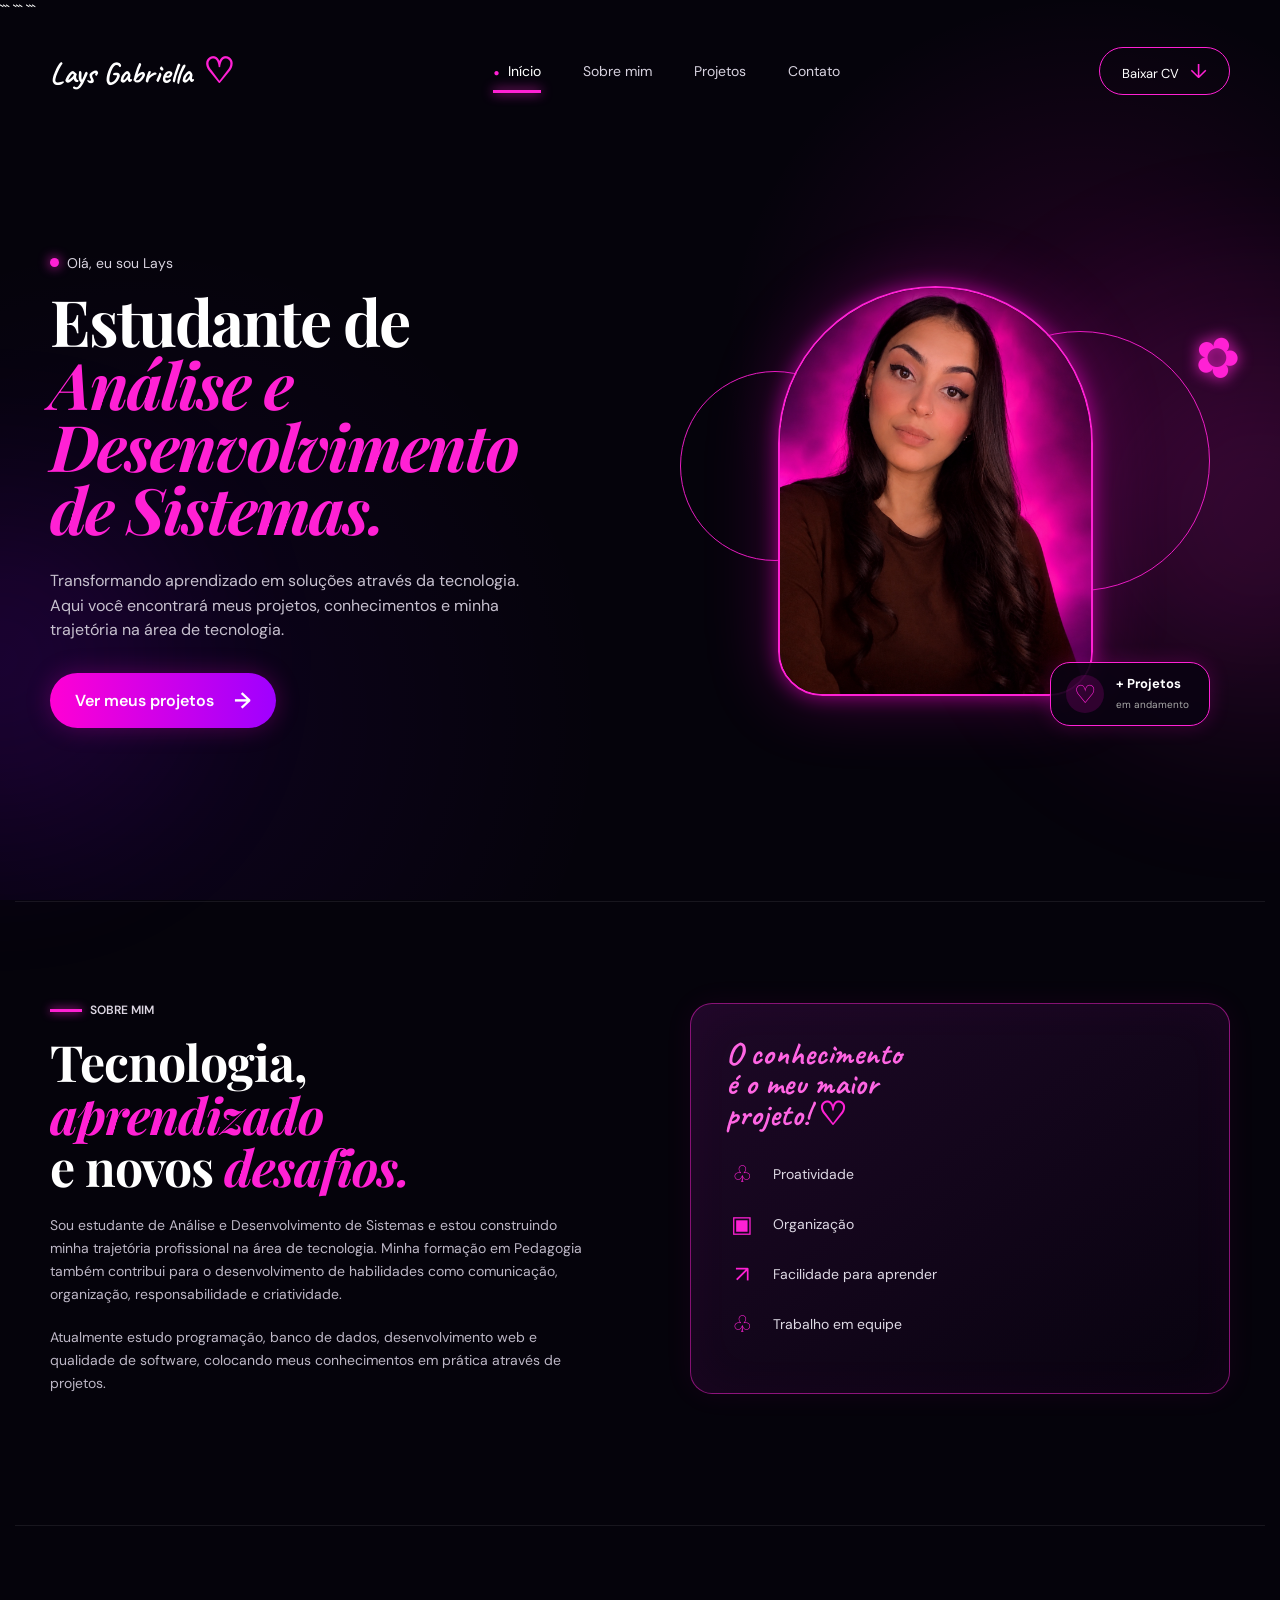
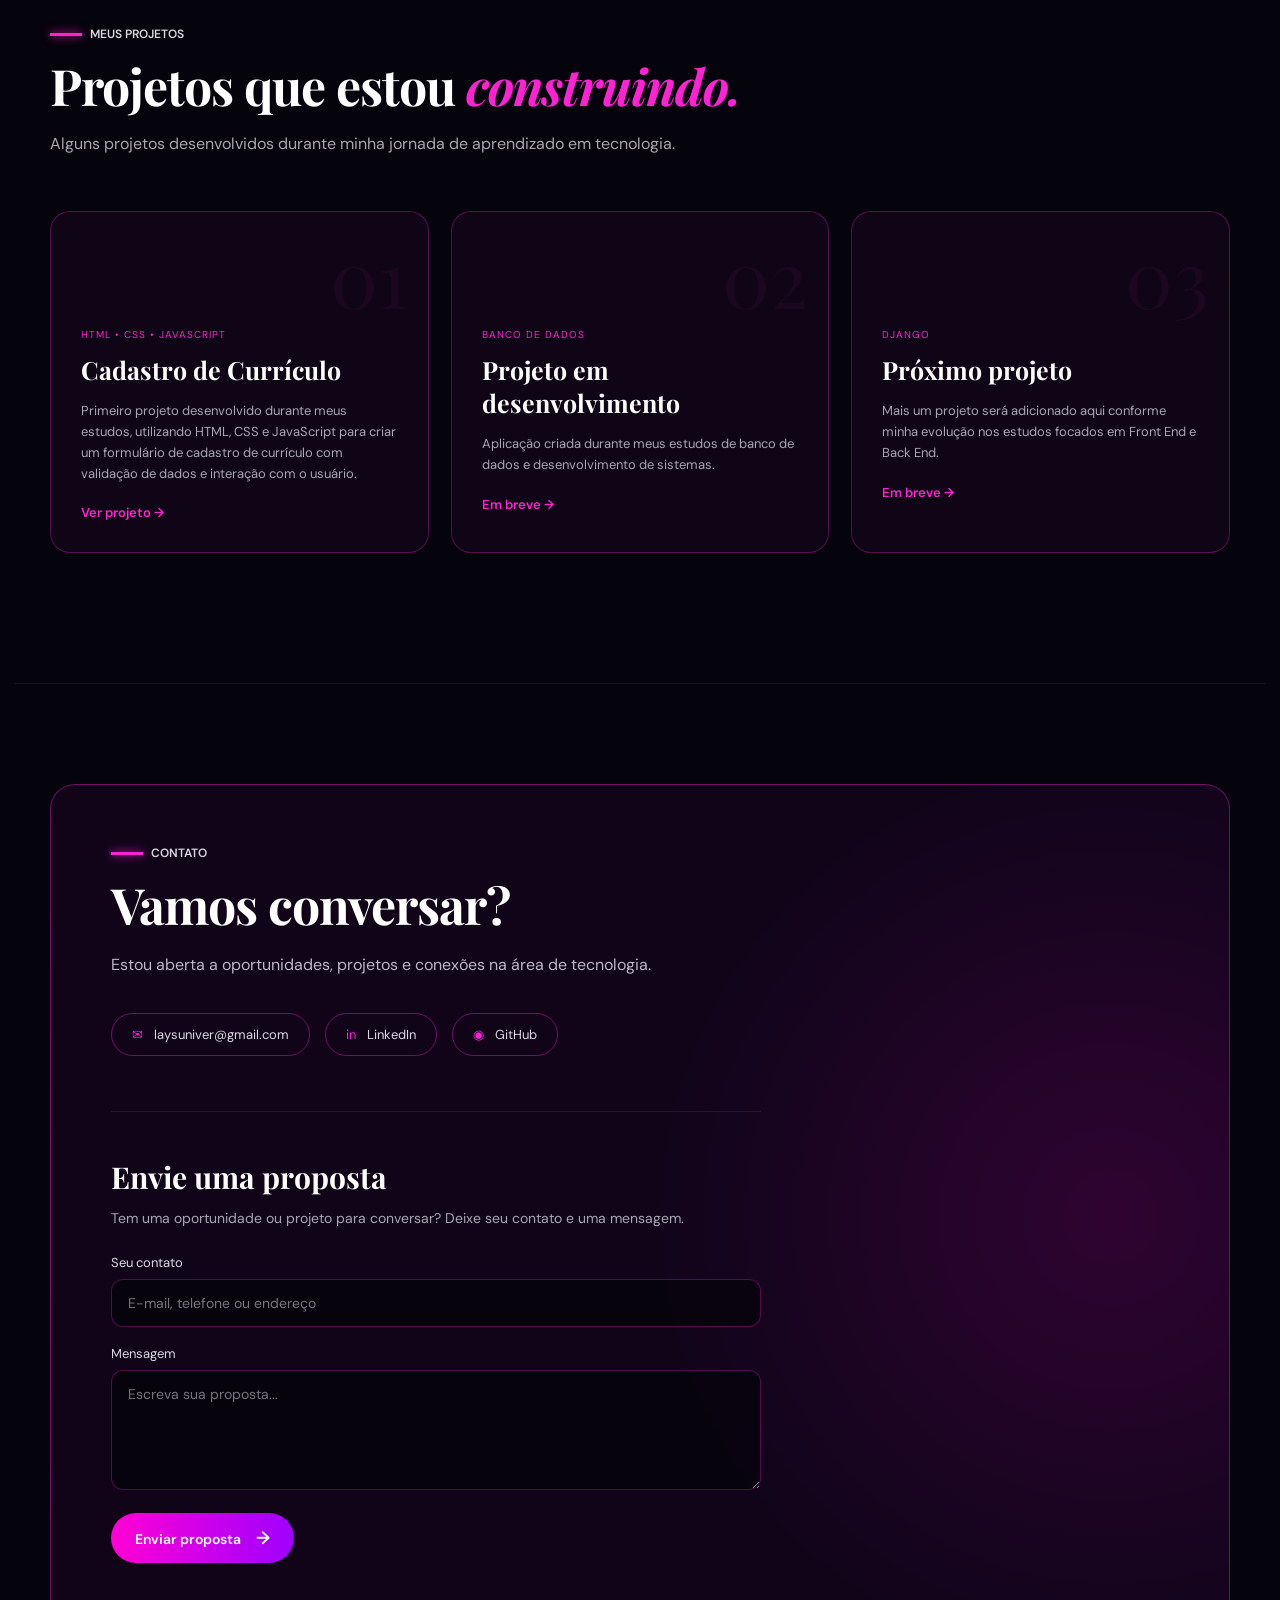
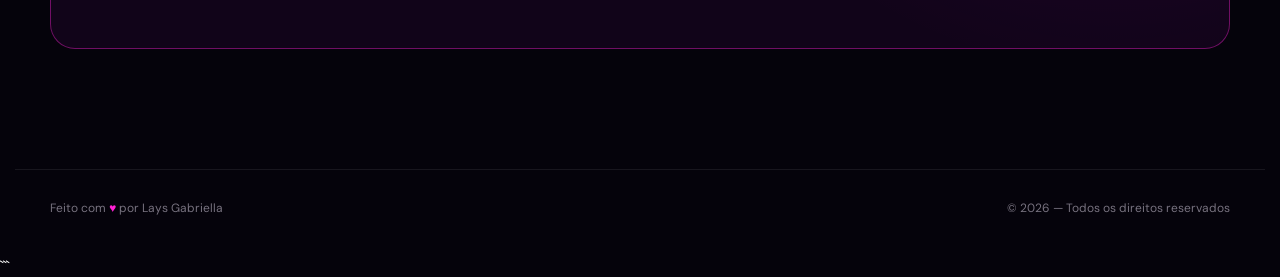
<file: index.html>
<!DOCTYPE html>

<html lang="pt-BR">

<head>
    <meta charset="UTF-8">
    <meta name="viewport" content="width=device-width, initial-scale=1.0">

```
<title>Lays Gabriella | Portfólio</title>

<link rel="preconnect" href="https://fonts.googleapis.com">
<link rel="preconnect" href="https://fonts.gstatic.com" crossorigin>

<link
    href="https://fonts.googleapis.com/css2?family=Caveat:wght@600;700&family=DM+Sans:wght@400;500;600;700&family=Playfair+Display:ital,wght@0,700;0,800;1,700;1,800&display=swap"
    rel="stylesheet"
>

<link rel="stylesheet" href="style.css">
```

</head>

<body>

```
<div class="glow glow-1"></div>
<div class="glow glow-2"></div>

<header class="header">

    <a href="#inicio" class="logo">
        Lays Gabriella <span>♡</span>
    </a>

    <nav class="nav">

        <a href="#inicio" class="active">
            <span>●</span>
            Início
        </a>

        <a href="#sobre">
            Sobre mim
        </a>

        <a href="#projetos">
            Projetos
        </a>

        <a href="#contato">
            Contato
        </a>

    </nav>

    <a
        href="curriculo.pdf"
        class="btn-cv"
        id="btnCV"
        target="_blank"
        rel="noopener noreferrer"
    >
        Baixar CV
        <span>↓</span>
    </a>

</header>

<main>

    <section class="hero" id="inicio">

        <div class="hero-text">

            <p class="hello">
                <span></span>
                Olá, eu sou Lays
            </p>

            <h1>
                Estudante de

                <strong>
                    Análise e<br>
                    Desenvolvimento<br>
                    de Sistemas.
                </strong>
            </h1>

            <p class="description">
                Transformando aprendizado em soluções através da
                tecnologia. Aqui você encontrará meus projetos,
                conhecimentos e minha trajetória na área de tecnologia.
            </p>

            <a href="#projetos" class="main-button">
                Ver meus projetos
                <span>→</span>
            </a>

        </div>

        <div class="hero-image-area">

            <div class="circle circle-one"></div>
            <div class="circle circle-two"></div>

            <div class="photo-frame">
                <img src="imagem/foto.png" alt="Foto de Lays">
            </div>

            <div class="project-badge">

                <div class="heart">
                    ♡
                </div>

                <div>
                    <strong>+ Projetos</strong>
                    <small>em andamento</small>
                </div>

            </div>

            <div class="flower">
                ✿
            </div>

        </div>

    </section>

    <section class="about" id="sobre">

        <div class="about-text">

            <div class="section-label">
                SOBRE MIM
            </div>

            <h2>
                Tecnologia,
                <em>aprendizado</em><br>
                e novos <em>desafios.</em>
            </h2>

            <p>
                Sou estudante de Análise e Desenvolvimento de Sistemas
                e estou construindo minha trajetória profissional na
                área de tecnologia. Minha formação em Pedagogia também
                contribui para o desenvolvimento de habilidades como
                comunicação, organização, responsabilidade e criatividade.
            </p>

            <p>
                Atualmente estudo programação, banco de dados,
                desenvolvimento web e qualidade de software, colocando
                meus conhecimentos em prática através de projetos.
            </p>

        </div>

        <div class="skills-card">

            <h3>
                O conhecimento<br>
                é o meu maior<br>
                projeto! <span>♡</span>
            </h3>

            <div class="skill">
                <div class="skill-icon">♧</div>
                <span>Proatividade</span>
            </div>

            <div class="skill">
                <div class="skill-icon">▣</div>
                <span>Organização</span>
            </div>

            <div class="skill">
                <div class="skill-icon">↗</div>
                <span>Facilidade para aprender</span>
            </div>

            <div class="skill">
                <div class="skill-icon">♧</div>
                <span>Trabalho em equipe</span>
            </div>

        </div>

    </section>

    <section class="projects" id="projetos">

        <div class="section-title">

            <div class="section-label">
                MEUS PROJETOS
            </div>

            <h2>
                Projetos que estou
                <em>construindo.</em>
            </h2>

            <p>
                Alguns projetos desenvolvidos durante minha jornada
                de aprendizado em tecnologia.
            </p>

        </div>

        <div class="projects-grid">

            <article class="project-card">

                <div class="project-number">
                    01
                </div>

                <div class="project-content">

                    <span class="project-type">
                        HTML • CSS • JAVASCRIPT
                    </span>

                    <h3>
                        Cadastro de Currículo
                    </h3>

                    <p>
                        Primeiro projeto desenvolvido durante meus estudos,
                        utilizando HTML, CSS e JavaScript para criar um
                        formulário de cadastro de currículo com validação
                        de dados e interação com o usuário.
                    </p>

                    <a
                        href="cadastro-curriculo/"
                        class="project-link"
                        target="_blank"
                        rel="noopener noreferrer"
                    >
                        Ver projeto →
                    </a>

                </div>

            </article>

            <article class="project-card">

                <div class="project-number">
                    02
                </div>

                <div class="project-content">

                    <span class="project-type">
                        BANCO DE DADOS
                    </span>

                    <h3>
                        Projeto em desenvolvimento
                    </h3>

                    <p>
                        Aplicação criada durante meus estudos de banco
                        de dados e desenvolvimento de sistemas.
                    </p>

                    <a href="#" class="project-link coming-soon">
                        Em breve →
                    </a>

                </div>

            </article>

            <article class="project-card">

                <div class="project-number">
                    03
                </div>

                <div class="project-content">

                    <span class="project-type">
                        DJANGO
                    </span>

                    <h3>
                        Próximo projeto
                    </h3>

                    <p>
                        Mais um projeto será adicionado aqui conforme
                        minha evolução nos estudos focados em Front End
                        e Back End.
                    </p>

                    <a href="#" class="project-link coming-soon">
                        Em breve →
                    </a>

                </div>

            </article>

        </div>

    </section>

    <section class="contact" id="contato">

        <div class="contact-box">

            <div class="section-label">
                CONTATO
            </div>

            <h2>
                Vamos conversar?
            </h2>

            <p>
                Estou aberta a oportunidades, projetos e conexões
                na área de tecnologia.
            </p>

            <div class="contact-links">

                <a href="mailto:laysuniver@gmail.com">
                    <span>✉</span>
                    laysuniver@gmail.com
                </a>

                <a
                    href="https://www.linkedin.com/in/lays-silva-08530b219"
                    target="_blank"
                    rel="noopener noreferrer"
                >
                    <span>in</span>
                    LinkedIn
                </a>

                <a
                    href="https://github.com/lays-g"
                    target="_blank"
                    rel="noopener noreferrer"
                >
                    <span>◉</span>
                    GitHub
                </a>

            </div>

            <div class="proposal">

                <h3>
                    Envie uma proposta
                </h3>

                <p>
                    Tem uma oportunidade ou projeto para conversar?
                    Deixe seu contato e uma mensagem.
                </p>

                <form id="proposalForm">

                    <div class="form-group">

                        <label for="contatoInput">
                            Seu contato
                        </label>

                        <input
                            type="text"
                            id="contatoInput"
                            name="contato"
                            placeholder="E-mail, telefone ou endereço"
                            required
                        >

                    </div>

                    <div class="form-group">

                        <label for="mensagem">
                            Mensagem
                        </label>

                        <textarea
                            id="mensagem"
                            name="mensagem"
                            rows="5"
                            placeholder="Escreva sua proposta..."
                            required
                        ></textarea>

                    </div>

                    <button type="submit" class="proposal-button">
                        Enviar proposta
                        <span>→</span>
                    </button>

                </form>

                <p id="formMessage"></p>

            </div>

        </div>

    </section>

</main>

<footer>

    <p>
        Feito com <span>♥</span> por Lays Gabriella
    </p>

    <p>
        © 2026 — Todos os direitos reservados
    </p>

</footer>

<script src="script.js"></script>
```

</body>

</html>
</file>
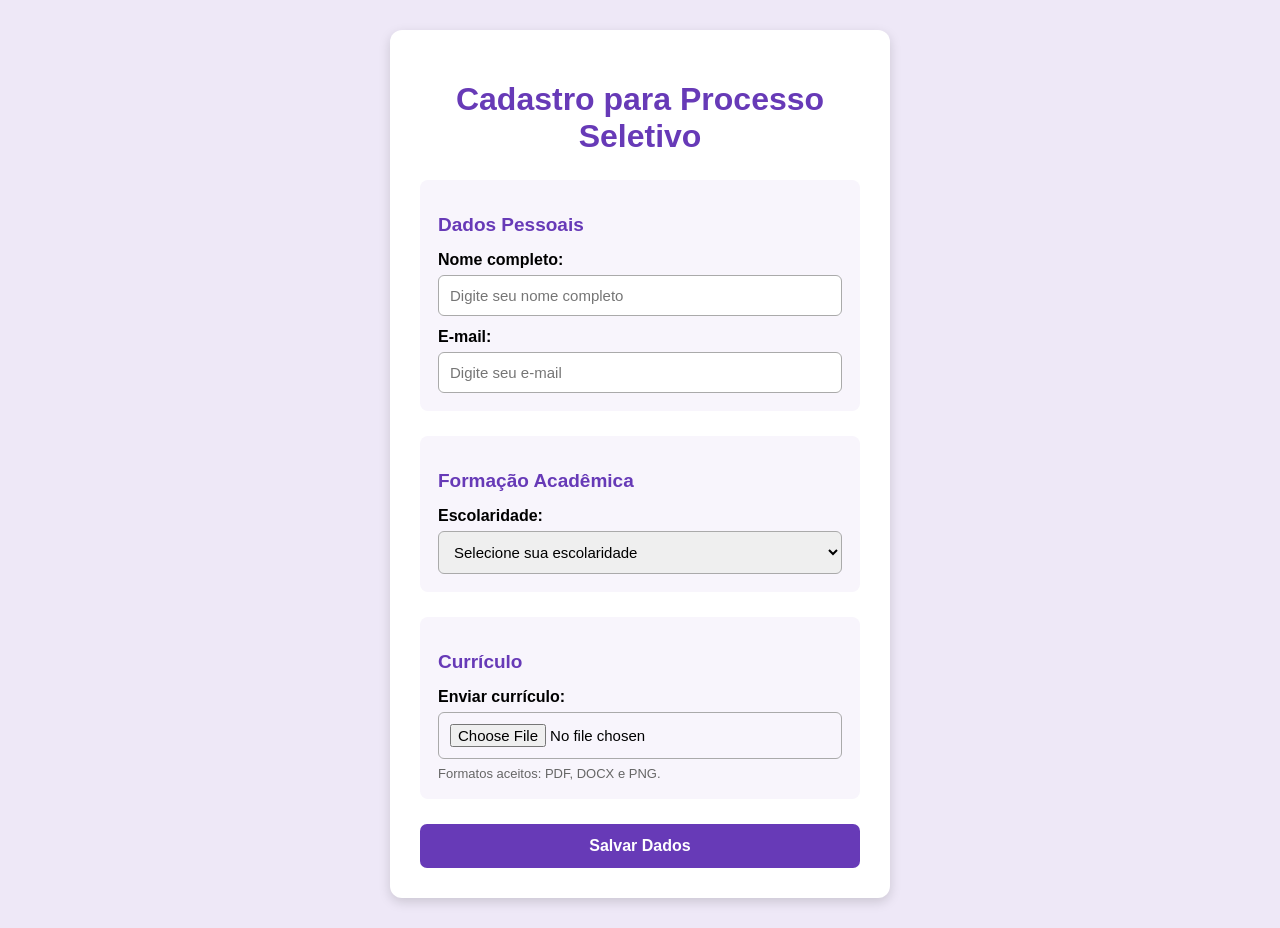
<file: cadastro-curriculo/index.html>
<!DOCTYPE html>
<html lang="pt-BR">

<head>
    <meta charset="UTF-8">
    <meta name="viewport" content="width=device-width, initial-scale=1.0">
    <title>Cadastro para Processo Seletivo</title>

    <style>
        * {
            box-sizing: border-box;
        }

        body {
            margin: 0;
            padding: 30px;
            font-family: Arial, sans-serif;
            background-color: #eee8f7;
        }

        .formulario {
            width: 500px;
            max-width: 100%;
            margin: auto;
            background-color: white;
            padding: 30px;
            border-radius: 12px;
            box-shadow: 0 4px 12px rgba(0, 0, 0, 0.15);
        }

        h1 {
            text-align: center;
            color: #673ab7;
            margin-bottom: 25px;
        }

        h2 {
            color: #673ab7;
            font-size: 19px;
            margin-bottom: 15px;
        }

        .grupo {
            margin-bottom: 25px;
            padding: 18px;
            background-color: #f8f5fc;
            border-radius: 8px;
        }

        label {
            display: block;
            margin-bottom: 6px;
            margin-top: 12px;
            font-weight: bold;
        }

        input,
        select {
            width: 100%;
            padding: 11px;
            border: 1px solid #aaa;
            border-radius: 6px;
            font-size: 15px;
        }

        input:focus,
        select:focus {
            outline: none;
            border-color: #673ab7;
        }

        .observacao {
            display: block;
            margin-top: 7px;
            color: #666;
            font-size: 13px;
        }

        button {
            width: 100%;
            padding: 13px;
            border: none;
            border-radius: 7px;
            background-color: #673ab7;
            color: white;
            font-size: 16px;
            font-weight: bold;
            cursor: pointer;
        }

        button:hover {
            background-color: #512da8;
        }
    </style>
</head>

<body>

    <div class="formulario">

        <h1>Cadastro para Processo Seletivo</h1>

        <form id="formCadastro">

            <div class="grupo">

                <h2>Dados Pessoais</h2>

                <label for="nomeCompleto">Nome completo:</label>

                <input
                    type="text"
                    id="nomeCompleto"
                    placeholder="Digite seu nome completo"
                >

                <label for="email">E-mail:</label>

                <input
                    type="email"
                    id="email"
                    placeholder="Digite seu e-mail"
                >

            </div>

            <div class="grupo">

                <h2>Formação Acadêmica</h2>

                <label for="escolaridade">Escolaridade:</label>

                <select id="escolaridade">

                    <option value="">Selecione sua escolaridade</option>

                    <option value="Ensino Fundamental Incompleto">
                        Ensino Fundamental Incompleto
                    </option>

                    <option value="Ensino Fundamental Completo">
                        Ensino Fundamental Completo
                    </option>

                    <option value="Ensino Médio Incompleto">
                        Ensino Médio Incompleto
                    </option>

                    <option value="Ensino Médio Completo">
                        Ensino Médio Completo
                    </option>

                    <option value="Ensino Superior Incompleto">
                        Ensino Superior Incompleto
                    </option>

                    <option value="Ensino Superior Completo">
                        Ensino Superior Completo
                    </option>

                    <option value="Pós-graduação">
                        Pós-graduação
                    </option>

                </select>

            </div>

            <div class="grupo">

                <h2>Currículo</h2>

                <label for="curriculo">Enviar currículo:</label>

                <input
                    type="file"
                    id="curriculo"
                    accept=".pdf,.docx,.png"
                >

                <span class="observacao">
                    Formatos aceitos: PDF, DOCX e PNG.
                </span>

            </div>

            <button type="submit">
                Salvar Dados
            </button>

        </form>

    </div>

    <script>
        const formulario = document.getElementById("formCadastro");

        formulario.addEventListener("submit", function(evento) {

            evento.preventDefault();

            const nome = document
                .getElementById("nomeCompleto")
                .value
                .trim();

            const email = document
                .getElementById("email")
                .value
                .trim()
                .toLowerCase();

            const escolaridade = document
                .getElementById("escolaridade")
                .value;

            const curriculo = document
                .getElementById("curriculo")
                .files[0];

            // Verificação do nome

            if (nome === "") {
                alert("Por favor, informe seu nome completo.");
                return;
            }

            if (nome.length < 3) {
                alert("O nome precisa ter pelo menos 3 caracteres.");
                return;
            }

            // Verificação do e-mail

            const dominiosAceitos = [
                "gmail.com",
                "hotmail.com",
                "outlook.com",
                "yahoo.com"
            ];

            const emailValido = dominiosAceitos.some(function(dominio) {
                return email.endsWith("@" + dominio);
            });

            if (!emailValido) {
                alert(
                    "Informe um e-mail válido utilizando Gmail, Hotmail, Outlook ou Yahoo."
                );
                return;
            }

            // Verificação da escolaridade

            if (escolaridade === "") {
                alert("Selecione sua escolaridade.");
                return;
            }

            // Verificação do currículo

            if (!curriculo) {
                alert("Selecione seu currículo antes de continuar.");
                return;
            }

            const nomeDoArquivo = curriculo.name.toLowerCase();

            const formatosPermitidos = [
                ".pdf",
                ".docx",
                ".png"
            ];

            const formatoValido = formatosPermitidos.some(function(formato) {
                return nomeDoArquivo.endsWith(formato);
            });

            if (!formatoValido) {
                alert(
                    "Arquivo inválido. Envie o currículo em PDF, DOCX ou PNG."
                );
                return;
            }

            // Cadastro concluído

            alert(
                "Cadastro realizado com sucesso!\n\n" +
                "Nome: " + nome + "\n" +
                "E-mail: " + email + "\n" +
                "Escolaridade: " + escolaridade + "\n" +
                "Currículo: " + curriculo.name
            );

        });
    </script>

</body>

</html>
</file>
<file: style.css>
* {
    margin: 0;
    padding: 0;
    box-sizing: border-box;
}

html {
    scroll-behavior: smooth;
}

body {
    background: #05030b;
    color: #fff;
    font-family: "DM Sans", sans-serif;
    overflow-x: hidden;
}

a {
    text-decoration: none;
    color: inherit;
}

:root {
    --pink: #ff21d4;
    --pink-light: #ff65e3;
    --purple: #9d00ff;
    --gray: #b8b4c2;
}


body::before {
    content: "";
    position: fixed;
    inset: 0;
    z-index: -5;
    background:
        radial-gradient(circle at 85% 40%, rgba(255, 0, 204, 0.12), transparent 30%),
        radial-gradient(circle at 10% 80%, rgba(120, 0, 255, 0.08), transparent 35%),
        #05030b;
}

.glow {
    position: fixed;
    border-radius: 50%;
    filter: blur(100px);
    opacity: 0.15;
    z-index: -3;
    pointer-events: none;
}

.glow-1 {
    width: 400px;
    height: 400px;
    background: var(--pink);
    right: -180px;
    top: 35%;
}

.glow-2 {
    width: 300px;
    height: 300px;
    background: var(--purple);
    left: -150px;
    bottom: 10%;
}


.header {
    width: 100%;
    max-width: 1250px;
    height: 100px;
    margin: auto;
    padding: 0 35px;
    display: flex;
    align-items: center;
    justify-content: space-between;
    position: relative;
    z-index: 10;
}

.logo {
    font-family: "Caveat", cursive;
    font-size: 30px;
    font-weight: 700;
    white-space: nowrap;
}

.logo span {
    color: var(--pink);
    font-size: 35px;
    margin-left: 4px;
}

.nav {
    display: flex;
    align-items: center;
    gap: 42px;
}

.nav a {
    color: #d7d2df;
    font-size: 14px;
    position: relative;
    padding: 10px 0;
    transition: 0.3s;
}

.nav a:hover,
.nav a.active {
    color: #fff;
}

.nav a.active::after {
    content: "";
    position: absolute;
    height: 3px;
    width: 100%;
    left: 0;
    bottom: -3px;
    background: var(--pink);
    box-shadow: 0 0 12px var(--pink);
}

.nav a.active span {
    color: var(--pink);
    font-size: 10px;
    margin-right: 4px;
}

.btn-cv {
    border: 1px solid var(--pink);
    border-radius: 30px;
    padding: 10px 22px;
    font-size: 13px;
    transition: 0.3s;
}

.btn-cv span {
    color: var(--pink);
    font-size: 20px;
    margin-left: 8px;
}

.btn-cv:hover {
    background: var(--pink);
    box-shadow: 0 0 25px rgba(255, 33, 212, 0.45);
}


.hero {
    max-width: 1250px;
    min-height: 760px;
    margin: auto;
    padding: 80px 35px 120px;
    display: grid;
    grid-template-columns: 1fr 1fr;
    align-items: center;
}

.hero-text {
    max-width: 610px;
}

.hello {
    color: #d8d3df;
    font-size: 14px;
    margin-bottom: 18px;
    display: flex;
    align-items: center;
    gap: 8px;
}

.hello span {
    width: 9px;
    height: 9px;
    border-radius: 50%;
    background: var(--pink);
    box-shadow: 0 0 12px var(--pink);
}

.hero h1 {
    font-family: "Playfair Display", serif;
    font-size: clamp(45px, 5vw, 68px);
    line-height: 0.98;
    letter-spacing: -2px;
}

.hero h1 strong {
    display: block;
    color: var(--pink);
    font-style: italic;
}

.description {
    max-width: 500px;
    margin-top: 28px;
    color: #c7c1cf;
    font-size: 16px;
    line-height: 1.55;
}

.main-button {
    display: inline-flex;
    align-items: center;
    gap: 20px;
    margin-top: 30px;
    padding: 13px 25px;
    border-radius: 30px;
    background: linear-gradient(90deg, #ff00d4, #9f00ff);
    font-weight: 600;
    box-shadow: 0 0 25px rgba(255, 0, 212, 0.25);
    transition: 0.3s;
}

.main-button span {
    font-size: 22px;
}

.main-button:hover {
    transform: translateY(-3px);
    box-shadow: 0 0 35px rgba(255, 0, 212, 0.5);
}


.hero-image-area {
    position: relative;
    height: 580px;
    display: flex;
    justify-content: center;
    align-items: center;
}

.photo-frame {
    position: relative;
    width: 315px;
    height: 410px;
    border-radius: 160px 160px 45px 45px;
    overflow: hidden;
    border: 2px solid var(--pink);
    box-shadow:
        0 0 20px rgba(255, 0, 212, 0.55),
        0 0 70px rgba(255, 0, 212, 0.25);
    z-index: 3;
}

.photo-frame img {
    width: 100%;
    height: 100%;
    object-fit: cover;
    object-position: center;
}

.circle {
    position: absolute;
    border: 1px solid var(--pink);
    border-radius: 50%;
    opacity: 0.9;
}

.circle-one {
    width: 260px;
    height: 260px;
    right: 20px;
    top: 130px;
}

.circle-two {
    width: 190px;
    height: 190px;
    left: 40px;
    top: 170px;
}

.project-badge {
    position: absolute;
    z-index: 5;
    bottom: 55px;
    right: 20px;
    min-width: 160px;
    padding: 12px 15px;
    border: 1px solid var(--pink);
    border-radius: 20px;
    background: rgba(10, 3, 18, 0.9);
    display: flex;
    align-items: center;
    gap: 12px;
    box-shadow: 0 0 20px rgba(255, 0, 212, 0.2);
}

.heart {
    width: 38px;
    height: 38px;
    border-radius: 50%;
    display: grid;
    place-items: center;
    background: rgba(255, 0, 212, 0.15);
    color: var(--pink);
    font-size: 25px;
}

.project-badge strong {
    display: block;
    font-size: 13px;
}

.project-badge small {
    color: #aaa;
    font-size: 10px;
}

.flower {
    position: absolute;
    right: -10px;
    top: 120px;
    font-size: 55px;
    color: var(--pink);
    text-shadow: 0 0 15px var(--pink);
    transform: rotate(20deg);
}


.about {
    max-width: 1250px;
    margin: auto;
    padding: 100px 35px 130px;
    border-top: 1px solid rgba(255, 255, 255, 0.08);
    display: grid;
    grid-template-columns: 1fr 1fr;
    gap: 100px;
    align-items: center;
}

.section-label {
    color: #dcd6e2;
    font-size: 12px;
    font-weight: 600;
    display: flex;
    align-items: center;
    gap: 8px;
    margin-bottom: 18px;
}

.section-label::before {
    content: "";
    width: 32px;
    height: 3px;
    background: var(--pink);
    box-shadow: 0 0 10px var(--pink);
}

.about h2,
.section-title h2,
.contact h2 {
    font-family: "Playfair Display", serif;
    font-size: clamp(35px, 4vw, 50px);
    line-height: 1.05;
    letter-spacing: -1px;
}

.about h2 em,
.section-title h2 em,
.contact h2 em {
    color: var(--pink);
    font-style: italic;
}

.about-text p {
    max-width: 580px;
    color: #bdb7c6;
    line-height: 1.65;
    margin-top: 20px;
    font-size: 14px;
}


.skills-card {
    padding: 35px;
    border: 1px solid rgba(255, 33, 212, 0.5);
    border-radius: 22px;
    background: linear-gradient(
        145deg,
        rgba(35, 10, 45, 0.8),
        rgba(9, 4, 17, 0.75)
    );
    box-shadow:
        inset 0 0 50px rgba(255, 0, 212, 0.04),
        0 0 30px rgba(255, 0, 212, 0.06);
}

.skills-card h3 {
    font-family: "Caveat", cursive;
    color: var(--pink-light);
    font-size: 32px;
    line-height: 0.95;
    margin-bottom: 28px;
}

.skills-card h3 span {
    color: var(--pink);
}

.skill {
    display: flex;
    align-items: center;
    gap: 15px;
    margin: 18px 0;
    color: #ded9e4;
    font-size: 14px;
}

.skill-icon {
    width: 32px;
    height: 32px;
    display: grid;
    place-items: center;
    color: var(--pink);
    font-size: 23px;
}


.projects {
    max-width: 1250px;
    margin: auto;
    padding: 100px 35px 130px;
    border-top: 1px solid rgba(255, 255, 255, 0.08);
}

.section-title {
    max-width: 700px;
    margin-bottom: 55px;
}

.section-title p {
    margin-top: 18px;
    color: #aaa5b3;
    line-height: 1.6;
}

.projects-grid {
    display: grid;
    grid-template-columns: repeat(3, 1fr);
    gap: 22px;
}

.project-card {
    min-height: 320px;
    position: relative;
    overflow: hidden;
    padding: 30px;
    border: 1px solid rgba(255, 33, 212, 0.3);
    border-radius: 20px;
    background: rgba(18, 7, 26, 0.8);
    transition: 0.3s;
}

.project-card:hover {
    transform: translateY(-8px);
    border-color: var(--pink);
    box-shadow: 0 10px 40px rgba(255, 0, 212, 0.12);
}

.project-number {
    position: absolute;
    right: 20px;
    top: 10px;
    font-family: "Playfair Display", serif;
    font-size: 80px;
    color: rgba(255, 33, 212, 0.06);
}

.project-content {
    position: relative;
    z-index: 2;
    margin-top: 80px;
}

.project-type {
    color: var(--pink);
    font-size: 10px;
    letter-spacing: 1px;
}

.project-card h3 {
    margin-top: 10px;
    font-family: "Playfair Display", serif;
    font-size: 25px;
}

.project-card p {
    margin-top: 15px;
    color: #aaa5b3;
    line-height: 1.6;
    font-size: 13px;
}

.project-link {
    display: inline-block;
    margin-top: 20px;
    color: var(--pink);
    font-size: 13px;
    font-weight: 600;
}


.contact {
    max-width: 1250px;
    margin: auto;
    padding: 100px 35px 120px;
    border-top: 1px solid rgba(255, 255, 255, 0.08);
}

.contact-box {
    padding: 60px;
    border: 1px solid rgba(255, 33, 212, 0.4);
    border-radius: 25px;
    background:
        radial-gradient(
            circle at 90% 50%,
            rgba(255, 0, 212, 0.13),
            transparent 40%
        ),
        rgba(20, 6, 29, 0.8);
}

.contact-box > p {
    margin-top: 20px;
    max-width: 600px;
    color: #bdb7c6;
    line-height: 1.6;
}

.contact-links {
    display: flex;
    flex-wrap: wrap;
    gap: 15px;
    margin-top: 35px;
}

.contact-links a {
    padding: 12px 20px;
    border: 1px solid rgba(255, 33, 212, 0.4);
    border-radius: 30px;
    color: #ddd7e3;
    font-size: 13px;
    transition: 0.3s;
}

.contact-links a:hover {
    background: var(--pink);
    color: #fff;
    border-color: var(--pink);
    box-shadow: 0 0 20px rgba(255, 33, 212, 0.3);
}

.contact-links span {
    color: var(--pink);
    margin-right: 8px;
}

.contact-links a:hover span {
    color: #fff;
}


.proposal {
    margin-top: 55px;
    padding-top: 45px;
    border-top: 1px solid rgba(255, 255, 255, 0.08);
    max-width: 650px;
}

.proposal h3 {
    font-family: "Playfair Display", serif;
    font-size: 30px;
    margin-bottom: 10px;
}

.proposal > p {
    color: #aaa5b3;
    font-size: 14px;
    line-height: 1.6;
    margin-bottom: 25px;
}

.form-group {
    margin-bottom: 18px;
}

.form-group label {
    display: block;
    margin-bottom: 8px;
    color: #ddd7e3;
    font-size: 13px;
}

.form-group input,
.form-group textarea {
    width: 100%;
    padding: 14px 16px;
    border: 1px solid rgba(255, 33, 212, 0.3);
    border-radius: 12px;
    background: rgba(5, 3, 11, 0.7);
    color: #fff;
    font-family: "DM Sans", sans-serif;
    font-size: 14px;
    outline: none;
    transition: 0.3s;
}

.form-group input::placeholder,
.form-group textarea::placeholder {
    color: #77727f;
}

.form-group input:focus,
.form-group textarea:focus {
    border-color: var(--pink);
    box-shadow: 0 0 15px rgba(255, 33, 212, 0.12);
}

.form-group textarea {
    resize: vertical;
    min-height: 120px;
}

.proposal-button {
    border: none;
    border-radius: 30px;
    padding: 13px 24px;
    background: linear-gradient(90deg, #ff00d4, #9f00ff);
    color: #fff;
    font-family: "DM Sans", sans-serif;
    font-size: 14px;
    font-weight: 600;
    cursor: pointer;
    transition: 0.3s;
}

.proposal-button span {
    margin-left: 12px;
    font-size: 18px;
}

.proposal-button:hover {
    transform: translateY(-2px);
    box-shadow: 0 0 25px rgba(255, 0, 212, 0.35);
}

#formMessage {
    margin-top: 15px;
    color: var(--pink-light);
    font-size: 13px;
}


footer {
    max-width: 1250px;
    margin: auto;
    padding: 30px 35px 40px;
    border-top: 1px solid rgba(255, 255, 255, 0.08);
    display: flex;
    justify-content: space-between;
    gap: 20px;
    color: #77727f;
    font-size: 12px;
}

footer span {
    color: var(--pink);
}


.hidden {
    opacity: 0;
    transform: translateY(25px);
    transition: 0.6s ease;
}

.show {
    opacity: 1;
    transform: translateY(0);
}


@media (max-width: 900px) {

    .header {
        padding: 20px;
        height: auto;
        flex-wrap: wrap;
        gap: 20px;
    }

    .nav {
        order: 3;
        width: 100%;
        justify-content: center;
        gap: 25px;
    }

    .hero {
        grid-template-columns: 1fr;
        text-align: center;
        padding-top: 60px;
    }

    .hero-text {
        margin: auto;
    }

    .hello {
        justify-content: center;
    }

    .description {
        margin-left: auto;
        margin-right: auto;
    }

    .hero-image-area {
        margin-top: 30px;
    }

    .about {
        grid-template-columns: 1fr;
        gap: 60px;
    }

    .about-text {
        text-align: center;
    }

    .section-label {
        justify-content: center;
    }

    .about-text p {
        margin-left: auto;
        margin-right: auto;
    }

    .projects-grid {
        grid-template-columns: 1fr;
    }
}


@media (max-width: 600px) {

    .header {
        justify-content: center;
    }

    .logo {
        width: 100%;
        text-align: center;
    }

    .nav {
        gap: 15px;
    }

    .nav a {
        font-size: 12px;
    }

    .btn-cv {
        display: none;
    }

    .hero {
        padding-left: 20px;
        padding-right: 20px;
    }

    .hero h1 {
        font-size: 42px;
        letter-spacing: -1px;
    }

    .hero-image-area {
        transform: scale(0.85);
        margin-left: -20px;
        margin-right: -20px;
    }

    .about,
    .projects,
    .contact {
        padding-left: 20px;
        padding-right: 20px;
    }

    .skills-card {
        padding: 25px;
    }

    .contact-box {
        padding: 30px 20px;
        text-align: center;
    }

    .contact .section-label {
        justify-content: center;
    }

    .contact-links {
        justify-content: center;
    }

    .proposal {
        text-align: left;
    }

    footer {
        flex-direction: column;
        text-align: center;
    }
}
</file>
